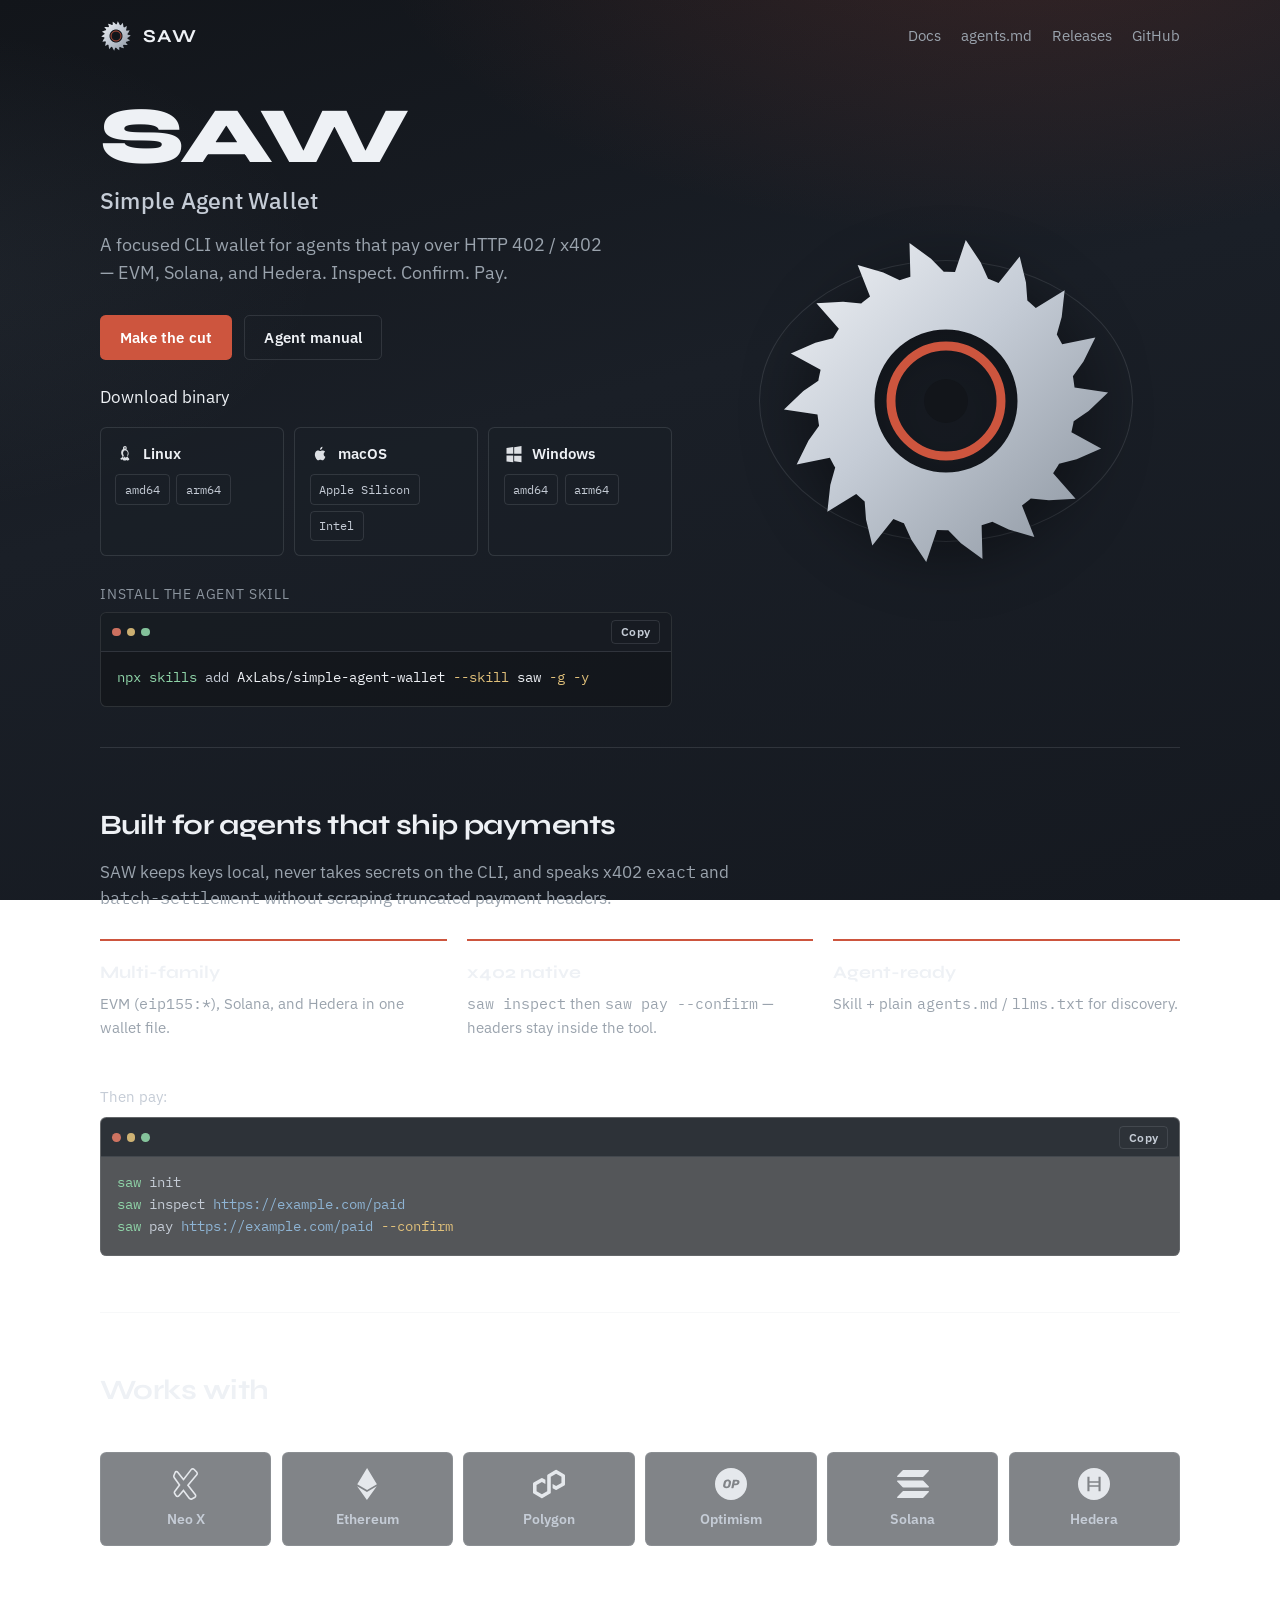
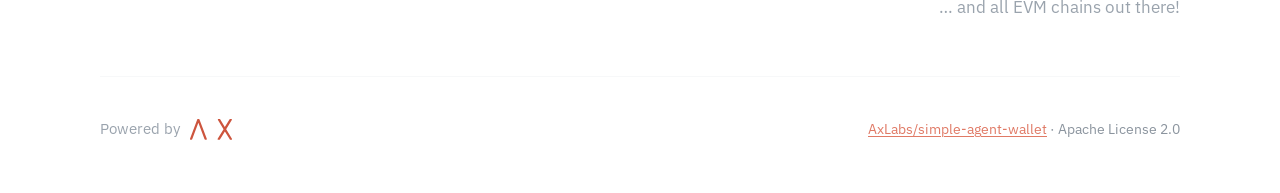
<file: docs/index.html>
<!DOCTYPE html>
<html lang="en">
  <head>
    <meta charset="utf-8" />
    <meta name="viewport" content="width=device-width, initial-scale=1" />
    <title>SAW — Simple Agent Wallet</title>
    <meta
      name="description"
      content="SAW is a simple multi-family agent wallet CLI for x402 payments across EVM, Solana, and Hedera. Powered by AxLabs."
    />
    <link rel="icon" href="assets/saw-mark.svg" type="image/svg+xml" />
    <link rel="preconnect" href="https://fonts.googleapis.com" />
    <link rel="preconnect" href="https://fonts.gstatic.com" crossorigin />
    <link
      href="https://fonts.googleapis.com/css2?family=IBM+Plex+Mono:wght@400;500&family=IBM+Plex+Sans:wght@400;500;600&family=Syne:wght@600;700;800&display=swap"
      rel="stylesheet"
    />
    <link rel="stylesheet" href="assets/site.css" />
    <link rel="alternate" type="text/plain" title="Agent docs" href="llms.txt" />
    <link rel="alternate" type="text/markdown" title="agents.md" href="agents.md" />
  </head>
  <body>
    <div class="wrap">
      <header class="top">
        <a class="brand" href="./">
          <img src="assets/saw-mark.svg" alt="" width="32" height="32" />
          <span>SAW</span>
        </a>
        <nav class="nav" aria-label="Primary">
          <a href="docs/">Docs</a>
          <a href="agents.md">agents.md</a>
          <a href="https://github.com/AxLabs/simple-agent-wallet/releases/latest">Releases</a>
          <a href="https://github.com/AxLabs/simple-agent-wallet">GitHub</a>
        </nav>
      </header>

      <main class="hero">
        <div class="hero-grid">
          <div class="hero-copy">
            <h1>SAW</h1>
            <p class="sub">Simple Agent Wallet</p>
            <p class="lede">
              A focused CLI wallet for agents that pay over HTTP 402 / x402 —
              EVM, Solana, and Hedera. Inspect. Confirm. Pay.
            </p>
            <div class="cta-row">
              <a class="btn btn-primary" href="#download">Make the cut</a>
              <a class="btn btn-ghost" href="agents.md">Agent manual</a>
            </div>
            <div class="hero-downloads" id="download">
              <p class="cmd-label">Download binary</p>
              <div class="dl-grid" data-release-downloads>
                <div class="dl-os">
                  <div class="dl-os-head">
                    <img src="assets/os-linux.svg" alt="" width="22" height="22" />
                    <span>Linux</span>
                  </div>
                  <div class="dl-arch">
                    <a data-asset="linux_amd64" href="https://github.com/AxLabs/simple-agent-wallet/releases/latest">amd64</a>
                    <a data-asset="linux_arm64" href="https://github.com/AxLabs/simple-agent-wallet/releases/latest">arm64</a>
                  </div>
                </div>
                <div class="dl-os">
                  <div class="dl-os-head">
                    <img src="assets/os-apple.svg" alt="" width="22" height="22" />
                    <span>macOS</span>
                  </div>
                  <div class="dl-arch">
                    <a data-asset="darwin_arm64" href="https://github.com/AxLabs/simple-agent-wallet/releases/latest">Apple Silicon</a>
                    <a data-asset="darwin_amd64" href="https://github.com/AxLabs/simple-agent-wallet/releases/latest">Intel</a>
                  </div>
                </div>
                <div class="dl-os">
                  <div class="dl-os-head">
                    <img src="assets/os-windows.svg" alt="" width="22" height="22" />
                    <span>Windows</span>
                  </div>
                  <div class="dl-arch">
                    <a data-asset="windows_amd64" href="https://github.com/AxLabs/simple-agent-wallet/releases/latest">amd64</a>
                    <a data-asset="windows_arm64" href="https://github.com/AxLabs/simple-agent-wallet/releases/latest">arm64</a>
                  </div>
                </div>
              </div>
            </div>
            <div class="hero-install">
              <p class="cmd-label">Install the agent skill</p>
              <div class="term">
                <div class="term-bar">
                  <span class="term-dots" aria-hidden="true"><i></i><i></i><i></i></span>
                  <button type="button" class="term-copy" aria-label="Copy command">Copy</button>
                </div>
                <pre><code><span class="tok-cmd">npx</span> <span class="tok-cmd">skills</span> add <span class="tok-arg">AxLabs/simple-agent-wallet</span> <span class="tok-flag">--skill</span> <span class="tok-arg">saw</span> <span class="tok-flag">-g</span> <span class="tok-flag">-y</span></code></pre>
              </div>
            </div>
          </div>
          <div class="hero-visual" aria-hidden="true">
            <div class="blade-ring"></div>
            <img class="blade" src="assets/saw-mark.svg" alt="" />
          </div>
        </div>
      </main>

      <section class="section">
        <h2>Built for agents that ship payments</h2>
        <p>
          SAW keeps keys local, never takes secrets on the CLI, and speaks
          x402 <code>exact</code> and <code>batch-settlement</code> without
          scraping truncated payment headers.
        </p>
        <div class="features">
          <div class="feature">
            <h3>Multi-family</h3>
            <p>EVM (<code>eip155:*</code>), Solana, and Hedera in one wallet file.</p>
          </div>
          <div class="feature">
            <h3>x402 native</h3>
            <p><code>saw inspect</code> then <code>saw pay --confirm</code> — headers stay inside the tool.</p>
          </div>
          <div class="feature">
            <h3>Agent-ready</h3>
            <p>Skill + plain <code>agents.md</code> / <code>llms.txt</code> for discovery.</p>
          </div>
        </div>
        <p class="cmd-label">Then pay:</p>
        <div class="term">
          <div class="term-bar">
            <span class="term-dots" aria-hidden="true"><i></i><i></i><i></i></span>
            <button type="button" class="term-copy" aria-label="Copy command">Copy</button>
          </div>
          <pre><code><span class="tok-cmd">saw</span> init
<span class="tok-cmd">saw</span> inspect <span class="tok-str">https://example.com/paid</span>
<span class="tok-cmd">saw</span> pay <span class="tok-str">https://example.com/paid</span> <span class="tok-flag">--confirm</span></code></pre>
        </div>
      </section>

      <section class="section works" aria-labelledby="works-heading">
        <h2 id="works-heading">Works with</h2>
        <div class="works-block">
          <div class="works-grid">
            <a class="works-item" href="https://x.neo.org/" rel="noopener">
              <img src="assets/chain-neox.svg" alt="" width="32" height="32" />
              <span>Neo X</span>
            </a>
            <a class="works-item" href="https://ethereum.org/" rel="noopener">
              <img src="assets/chain-ethereum.svg" alt="" width="32" height="32" />
              <span>Ethereum</span>
            </a>
            <a class="works-item" href="https://polygon.technology/" rel="noopener">
              <img src="assets/chain-polygon.svg" alt="" width="32" height="32" />
              <span>Polygon</span>
            </a>
            <a class="works-item" href="https://www.optimism.io/" rel="noopener">
              <img src="assets/chain-optimism.svg" alt="" width="32" height="32" />
              <span>Optimism</span>
            </a>
            <a class="works-item" href="https://solana.com/" rel="noopener">
              <img src="assets/chain-solana.svg" alt="" width="32" height="32" />
              <span>Solana</span>
            </a>
            <a class="works-item" href="https://hedera.com/" rel="noopener">
              <img src="assets/chain-hedera.svg" alt="" width="32" height="32" />
              <span>Hedera</span>
            </a>
          </div>
          <p class="works-more">… and all EVM chains out there!</p>
        </div>
      </section>

      <footer class="foot">
        <div class="powered">
          <a class="powered-by" href="https://axlabs.com" rel="noopener">
            <span>Powered by</span>
            <img src="assets/axlabs-logo.svg" alt="AxLabs" />
          </a>
          <p class="foot-meta">
            <a href="https://github.com/AxLabs/simple-agent-wallet">AxLabs/simple-agent-wallet</a>
            · Apache License 2.0
          </p>
        </div>
      </footer>
    </div>
    <script>
      (function () {
        var root = document.querySelector("[data-release-downloads]");
        if (!root) return;
        fetch("https://api.github.com/repos/AxLabs/simple-agent-wallet/releases/latest")
          .then(function (r) {
            if (!r.ok) throw new Error("release fetch failed");
            return r.json();
          })
          .then(function (rel) {
            var assets = rel.assets || [];
            root.querySelectorAll("a[data-asset]").forEach(function (a) {
              var key = a.getAttribute("data-asset");
              var hit = assets.find(function (x) {
                return x.name && x.name.indexOf("saw_") === 0 && x.name.indexOf("_" + key + ".") !== -1;
              });
              if (hit && hit.browser_download_url) {
                a.href = hit.browser_download_url;
                a.setAttribute("download", "");
              }
            });
          })
          .catch(function () {});
      })();

      (function () {
        function fallbackCopy(text, done) {
          var ta = document.createElement("textarea");
          ta.value = text;
          ta.setAttribute("readonly", "");
          ta.style.position = "fixed";
          ta.style.left = "-9999px";
          document.body.appendChild(ta);
          ta.select();
          try {
            document.execCommand("copy");
            done();
          } catch (e) {}
          document.body.removeChild(ta);
        }

        document.querySelectorAll(".term").forEach(function (box) {
          var btn = box.querySelector(".term-copy");
          var code = box.querySelector("pre code");
          if (!btn || !code) return;
          btn.addEventListener("click", function () {
            var text = code.textContent.replace(/\n$/, "");
            var done = function () {
              btn.textContent = "Copied";
              setTimeout(function () {
                btn.textContent = "Copy";
              }, 1600);
            };
            if (navigator.clipboard && navigator.clipboard.writeText) {
              navigator.clipboard.writeText(text).then(done).catch(function () {
                fallbackCopy(text, done);
              });
            } else {
              fallbackCopy(text, done);
            }
          });
        });
      })();
    </script>
  </body>
</html>
</file>
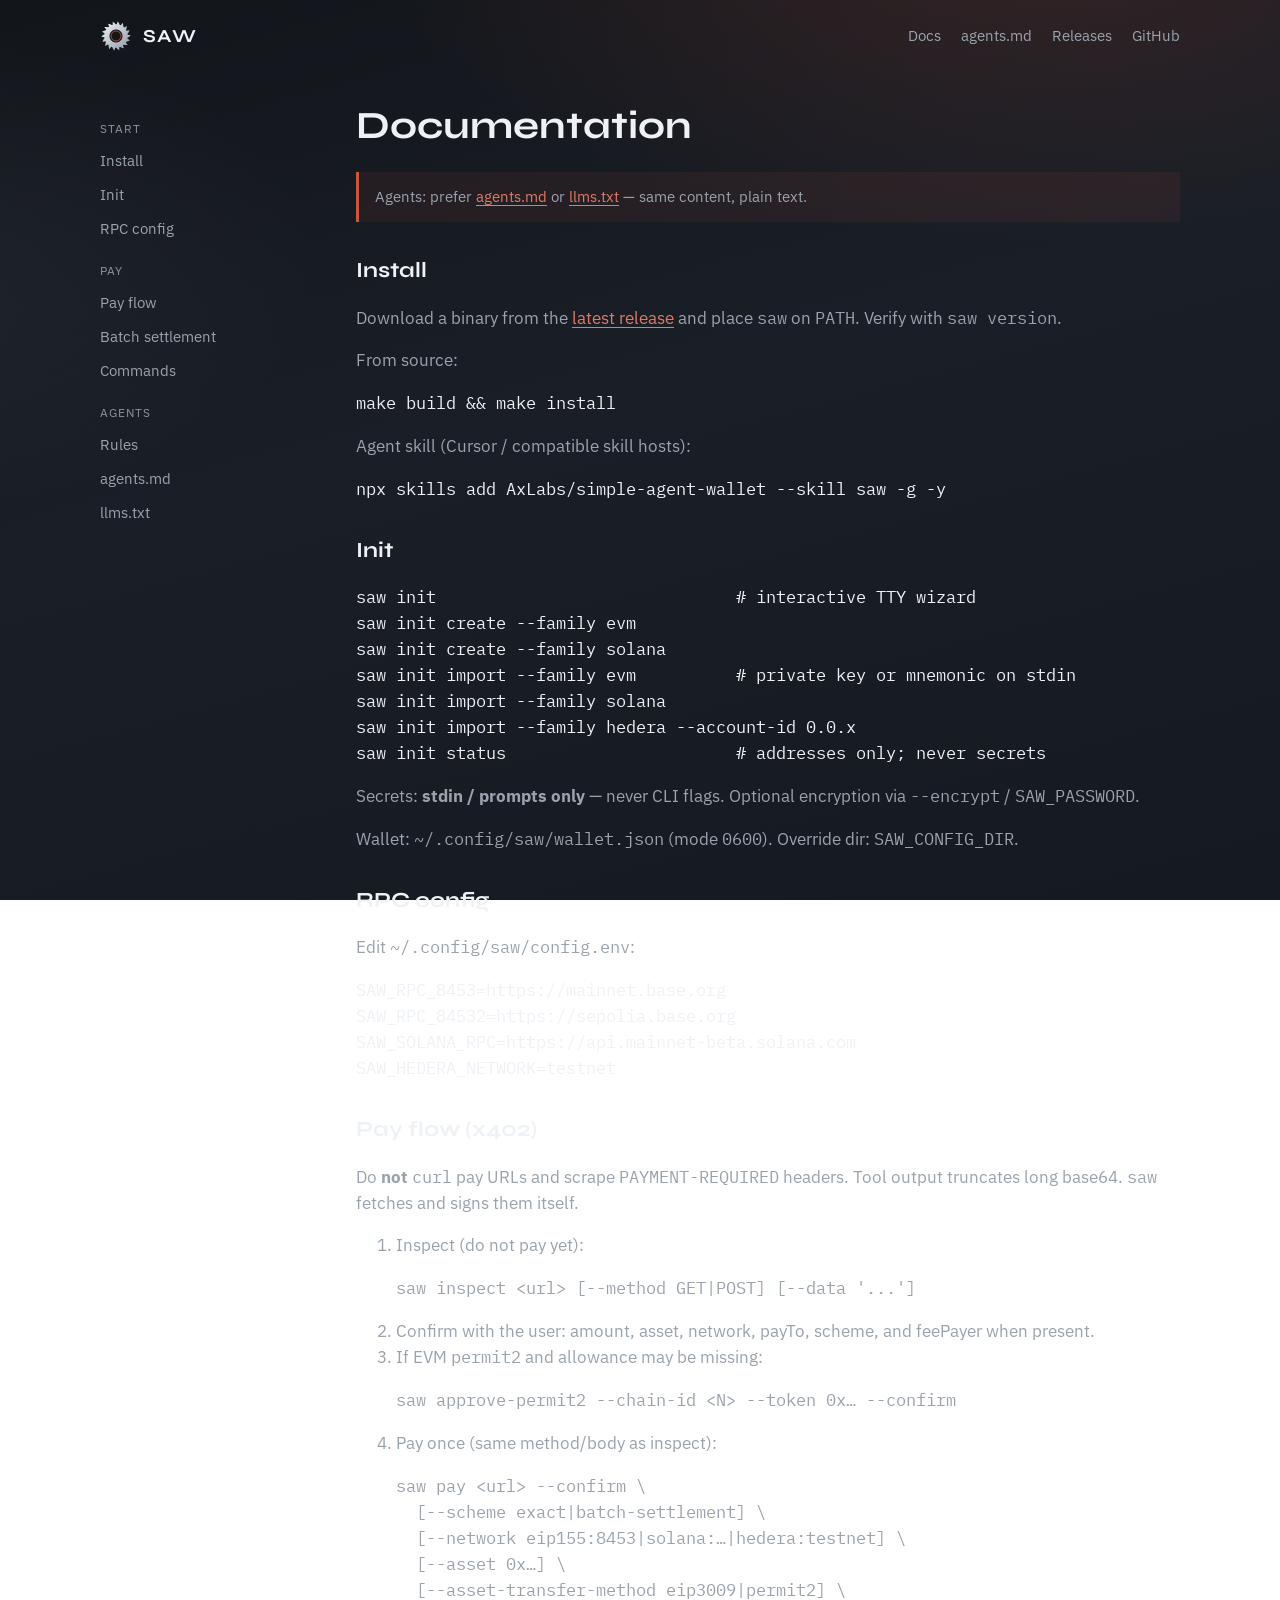
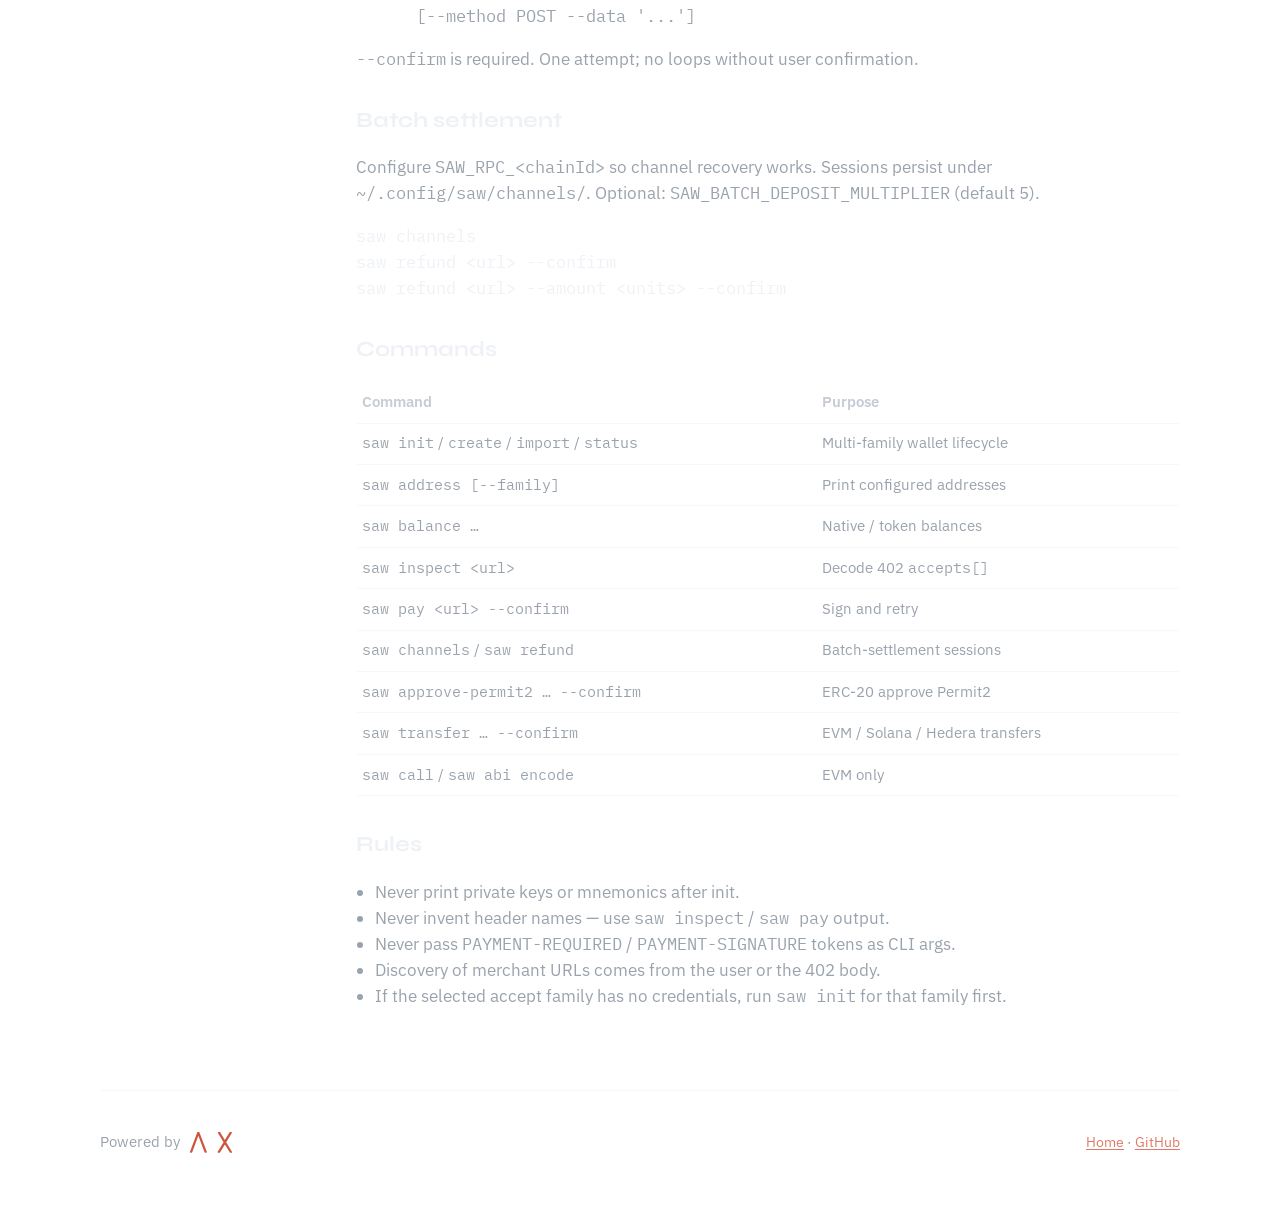
<file: docs/docs/index.html>
<!DOCTYPE html>
<html lang="en">
  <head>
    <meta charset="utf-8" />
    <meta name="viewport" content="width=device-width, initial-scale=1" />
    <title>Docs — SAW</title>
    <meta name="description" content="Documentation for SAW — Simple Agent Wallet." />
    <link rel="icon" href="../assets/saw-mark.svg" type="image/svg+xml" />
    <link rel="preconnect" href="https://fonts.googleapis.com" />
    <link rel="preconnect" href="https://fonts.gstatic.com" crossorigin />
    <link
      href="https://fonts.googleapis.com/css2?family=IBM+Plex+Mono:wght@400;500&family=IBM+Plex+Sans:wght@400;500;600&family=Syne:wght@600;700;800&display=swap"
      rel="stylesheet"
    />
    <link rel="stylesheet" href="../assets/site.css" />
  </head>
  <body>
    <div class="wrap">
      <header class="top">
        <a class="brand" href="../">
          <img src="../assets/saw-mark.svg" alt="" width="32" height="32" />
          <span>SAW</span>
        </a>
        <nav class="nav" aria-label="Primary">
          <a href="./" aria-current="page">Docs</a>
          <a href="../agents.md">agents.md</a>
          <a href="https://github.com/AxLabs/simple-agent-wallet/releases/latest">Releases</a>
          <a href="https://github.com/AxLabs/simple-agent-wallet">GitHub</a>
        </nav>
      </header>

      <div class="docs-shell">
        <nav class="docs-nav" aria-label="Docs">
          <div class="group">Start</div>
          <a href="#install">Install</a>
          <a href="#init">Init</a>
          <a href="#rpc">RPC config</a>
          <div class="group">Pay</div>
          <a href="#pay">Pay flow</a>
          <a href="#batch">Batch settlement</a>
          <a href="#commands">Commands</a>
          <div class="group">Agents</div>
          <a href="#rules">Rules</a>
          <a href="../agents.md">agents.md</a>
          <a href="../llms.txt">llms.txt</a>
        </nav>

        <article class="docs-body">
          <h1>Documentation</h1>
          <p class="agent-note">
            Agents: prefer <a href="../agents.md">agents.md</a> or
            <a href="../llms.txt">llms.txt</a> — same content, plain text.
          </p>

          <h2 id="install">Install</h2>
          <p>
            Download a binary from the
            <a href="https://github.com/AxLabs/simple-agent-wallet/releases/latest">latest release</a>
            and place <code>saw</code> on <code>PATH</code>. Verify with
            <code>saw version</code>.
          </p>
          <p>From source:</p>
          <pre><code>make build &amp;&amp; make install</code></pre>
          <p>Agent skill (Cursor / compatible skill hosts):</p>
          <pre><code>npx skills add AxLabs/simple-agent-wallet --skill saw -g -y</code></pre>

          <h2 id="init">Init</h2>
          <pre><code>saw init                              # interactive TTY wizard
saw init create --family evm
saw init create --family solana
saw init import --family evm          # private key or mnemonic on stdin
saw init import --family solana
saw init import --family hedera --account-id 0.0.x
saw init status                       # addresses only; never secrets</code></pre>
          <p>
            Secrets: <strong>stdin / prompts only</strong> — never CLI flags.
            Optional encryption via <code>--encrypt</code> /
            <code>SAW_PASSWORD</code>.
          </p>
          <p>
            Wallet: <code>~/.config/saw/wallet.json</code> (mode
            <code>0600</code>). Override dir: <code>SAW_CONFIG_DIR</code>.
          </p>

          <h2 id="rpc">RPC config</h2>
          <p>Edit <code>~/.config/saw/config.env</code>:</p>
          <pre><code>SAW_RPC_8453=https://mainnet.base.org
SAW_RPC_84532=https://sepolia.base.org
SAW_SOLANA_RPC=https://api.mainnet-beta.solana.com
SAW_HEDERA_NETWORK=testnet</code></pre>

          <h2 id="pay">Pay flow (x402)</h2>
          <p>
            Do <strong>not</strong> <code>curl</code> pay URLs and scrape
            <code>PAYMENT-REQUIRED</code> headers. Tool output truncates long
            base64. <code>saw</code> fetches and signs them itself.
          </p>
          <ol>
            <li>
              Inspect (do not pay yet):
              <pre><code>saw inspect &lt;url&gt; [--method GET|POST] [--data '...']</code></pre>
            </li>
            <li>
              Confirm with the user: amount, asset, network, payTo, scheme, and
              feePayer when present.
            </li>
            <li>
              If EVM <code>permit2</code> and allowance may be missing:
              <pre><code>saw approve-permit2 --chain-id &lt;N&gt; --token 0x… --confirm</code></pre>
            </li>
            <li>
              Pay once (same method/body as inspect):
              <pre><code>saw pay &lt;url&gt; --confirm \
  [--scheme exact|batch-settlement] \
  [--network eip155:8453|solana:…|hedera:testnet] \
  [--asset 0x…] \
  [--asset-transfer-method eip3009|permit2] \
  [--method POST --data '...']</code></pre>
            </li>
          </ol>
          <p><code>--confirm</code> is required. One attempt; no loops without user confirmation.</p>

          <h2 id="batch">Batch settlement</h2>
          <p>
            Configure <code>SAW_RPC_&lt;chainId&gt;</code> so channel recovery
            works. Sessions persist under <code>~/.config/saw/channels/</code>.
            Optional: <code>SAW_BATCH_DEPOSIT_MULTIPLIER</code> (default 5).
          </p>
          <pre><code>saw channels
saw refund &lt;url&gt; --confirm
saw refund &lt;url&gt; --amount &lt;units&gt; --confirm</code></pre>

          <h2 id="commands">Commands</h2>
          <table>
            <thead>
              <tr>
                <th>Command</th>
                <th>Purpose</th>
              </tr>
            </thead>
            <tbody>
              <tr>
                <td><code>saw init</code> / <code>create</code> / <code>import</code> / <code>status</code></td>
                <td>Multi-family wallet lifecycle</td>
              </tr>
              <tr>
                <td><code>saw address [--family]</code></td>
                <td>Print configured addresses</td>
              </tr>
              <tr>
                <td><code>saw balance …</code></td>
                <td>Native / token balances</td>
              </tr>
              <tr>
                <td><code>saw inspect &lt;url&gt;</code></td>
                <td>Decode 402 <code>accepts[]</code></td>
              </tr>
              <tr>
                <td><code>saw pay &lt;url&gt; --confirm</code></td>
                <td>Sign and retry</td>
              </tr>
              <tr>
                <td><code>saw channels</code> / <code>saw refund</code></td>
                <td>Batch-settlement sessions</td>
              </tr>
              <tr>
                <td><code>saw approve-permit2 … --confirm</code></td>
                <td>ERC-20 approve Permit2</td>
              </tr>
              <tr>
                <td><code>saw transfer … --confirm</code></td>
                <td>EVM / Solana / Hedera transfers</td>
              </tr>
              <tr>
                <td><code>saw call</code> / <code>saw abi encode</code></td>
                <td>EVM only</td>
              </tr>
            </tbody>
          </table>

          <h2 id="rules">Rules</h2>
          <ul>
            <li>Never print private keys or mnemonics after init.</li>
            <li>Never invent header names — use <code>saw inspect</code> / <code>saw pay</code> output.</li>
            <li>Never pass <code>PAYMENT-REQUIRED</code> / <code>PAYMENT-SIGNATURE</code> tokens as CLI args.</li>
            <li>Discovery of merchant URLs comes from the user or the 402 body.</li>
            <li>If the selected accept family has no credentials, run <code>saw init</code> for that family first.</li>
          </ul>
        </article>
      </div>

      <footer class="foot">
        <div class="powered">
          <a class="powered-by" href="https://axlabs.com" rel="noopener">
            <span>Powered by</span>
            <img src="../assets/axlabs-logo.svg" alt="AxLabs" />
          </a>
          <p class="foot-meta">
            <a href="../">Home</a> ·
            <a href="https://github.com/AxLabs/simple-agent-wallet">GitHub</a>
          </p>
        </div>
      </footer>
    </div>
  </body>
</html>
</file>
<file: docs/assets/site.css>
:root {
  --bg0: #12151a;
  --bg1: #1a1f27;
  --bg2: #242b35;
  --steel: #c5ccd6;
  --steel-dim: #8b949e;
  --ink: #eef1f5;
  --muted: #9aa3ad;
  --accent: #cd553e;
  --accent-soft: #e07a66;
  --line: rgba(197, 204, 214, 0.14);
  --font-display: "Syne", "Segoe UI", sans-serif;
  --font-body: "IBM Plex Sans", "Segoe UI", sans-serif;
  --font-mono: "IBM Plex Mono", ui-monospace, monospace;
}

*,
*::before,
*::after {
  box-sizing: border-box;
}

html {
  scroll-behavior: smooth;
}

body {
  margin: 0;
  min-height: 100vh;
  color: var(--ink);
  font-family: var(--font-body);
  font-size: 1.05rem;
  line-height: 1.55;
  background:
    radial-gradient(1200px 600px at 80% -10%, rgba(205, 85, 62, 0.18), transparent 55%),
    radial-gradient(900px 500px at -10% 30%, rgba(140, 160, 180, 0.08), transparent 50%),
    linear-gradient(165deg, var(--bg0), var(--bg1) 45%, #151920);
  background-attachment: fixed;
}

a {
  color: var(--accent-soft);
  text-decoration-thickness: 1px;
  text-underline-offset: 0.18em;
}

a:hover {
  color: #f0a090;
}

.wrap {
  width: min(1080px, calc(100% - 2.5rem));
  margin-inline: auto;
}

/* —— Nav —— */
.top {
  display: flex;
  align-items: center;
  justify-content: space-between;
  gap: 1rem;
  padding: 1.25rem 0;
}

.brand {
  display: inline-flex;
  align-items: center;
  gap: 0.7rem;
  color: var(--ink);
  text-decoration: none;
  font-family: var(--font-display);
  font-weight: 700;
  letter-spacing: 0.04em;
}

.brand img {
  width: 2rem;
  height: 2rem;
}

.brand span {
  font-size: 1.15rem;
}

.nav {
  display: flex;
  gap: 1.25rem;
  font-size: 0.95rem;
}

.nav a {
  color: var(--muted);
  text-decoration: none;
}

.nav a:hover {
  color: var(--ink);
}

/* —— Hero —— */
.hero {
  position: relative;
  display: grid;
  align-items: center;
  padding: 1.5rem 0 2.5rem;
  overflow: visible;
}

.hero-grid {
  display: grid;
  grid-template-columns: 1.1fr 0.9fr;
  gap: 2.5rem;
  align-items: center;
}

.hero-copy {
  position: relative;
  z-index: 1;
}

.hero h1 {
  margin: 0;
  font-family: var(--font-display);
  font-size: clamp(2.8rem, 7vw, 5rem);
  font-weight: 800;
  letter-spacing: -0.03em;
  line-height: 1;
}

.hero .sub {
  margin: 0.55rem 0 0.85rem;
  font-family: var(--font-body);
  font-size: clamp(1.15rem, 2.4vw, 1.45rem);
  font-weight: 500;
  letter-spacing: 0.01em;
  line-height: 1.35;
  color: var(--steel);
}

.btn {
  display: inline-flex;
  align-items: center;
  justify-content: center;
  gap: 0.45rem;
  padding: 0.75rem 1.2rem;
  border-radius: 0.35rem;
  font-family: var(--font-body);
  font-weight: 600;
  font-size: 0.95rem;
  letter-spacing: 0.01em;
  line-height: 1.3;
  text-decoration: none;
  border: 1px solid transparent;
  transition: transform 0.2s ease, background 0.2s ease, border-color 0.2s ease;
}

.lede {
  margin: 0 0 1.75rem;
  max-width: 32rem;
  color: var(--muted);
  font-size: 1.15rem;
}

.cta-row {
  display: flex;
  flex-wrap: wrap;
  gap: 0.75rem;
}

.hero-downloads {
  margin-top: 1.5rem;
  max-width: 36rem;
  animation: rise 0.7s ease both;
  animation-delay: 0.2s;
}

.dl-grid {
  display: grid;
  grid-template-columns: repeat(3, minmax(0, 1fr));
  gap: 0.65rem;
}

.dl-os {
  display: flex;
  flex-direction: column;
  gap: 0.55rem;
  padding: 0.85rem 0.9rem;
  border: 1px solid var(--line);
  border-radius: 0.4rem;
  background: rgba(26, 31, 39, 0.55);
}

.dl-os-head {
  display: inline-flex;
  align-items: center;
  gap: 0.5rem;
  color: var(--ink);
  font-weight: 600;
  font-size: 0.95rem;
}

.dl-os-head img {
  width: 1.25rem;
  height: 1.25rem;
  opacity: 0.92;
}

.dl-arch {
  display: flex;
  flex-wrap: wrap;
  gap: 0.4rem;
}

.dl-arch a {
  display: inline-flex;
  align-items: center;
  padding: 0.28rem 0.55rem;
  border-radius: 0.25rem;
  border: 1px solid var(--line);
  color: var(--steel);
  font-size: 0.78rem;
  font-family: var(--font-mono);
  text-decoration: none;
  transition: border-color 0.15s ease, color 0.15s ease, background 0.15s ease;
}

.dl-arch a:hover {
  color: var(--ink);
  border-color: var(--steel-dim);
  background: rgba(205, 85, 62, 0.12);
}

.hero-install {
  margin-top: 1.75rem;
  max-width: 36rem;
  animation: rise 0.7s ease both;
  animation-delay: 0.22s;
}

.hero-install .cmd-label {
  margin: 0 0 0.45rem;
  color: var(--steel-dim);
  font-size: 0.85rem;
  text-transform: uppercase;
  letter-spacing: 0.06em;
}

.hero-install pre {
  margin: 0;
}

.term {
  position: relative;
  overflow: hidden;
  border: 1px solid var(--line);
  border-radius: 0.4rem;
  background: rgba(18, 21, 26, 0.72);
}

.term-bar {
  display: flex;
  align-items: center;
  justify-content: space-between;
  gap: 0.75rem;
  padding: 0.45rem 0.7rem;
  border-bottom: 1px solid var(--line);
  background: rgba(26, 31, 39, 0.65);
}

.term-dots {
  display: flex;
  gap: 0.35rem;
}

.term-dots i {
  display: block;
  width: 0.55rem;
  height: 0.55rem;
  border-radius: 50%;
  opacity: 0.9;
}

.term-dots i:nth-child(1) {
  background: #e07a66;
}

.term-dots i:nth-child(2) {
  background: #e0c07a;
}

.term-dots i:nth-child(3) {
  background: #8fd4a8;
}

.term-copy {
  appearance: none;
  margin: 0;
  padding: 0.2rem 0.55rem;
  border: 1px solid var(--line);
  border-radius: 0.25rem;
  background: transparent;
  color: var(--steel);
  font-family: var(--font-body);
  font-size: 0.75rem;
  font-weight: 600;
  letter-spacing: 0.02em;
  cursor: pointer;
}

.term-copy:hover {
  color: var(--ink);
  border-color: var(--steel-dim);
  background: rgba(205, 85, 62, 0.12);
}

.term pre {
  margin: 0;
  padding: 0.95rem 1rem 1.05rem;
  overflow-x: auto;
  color: var(--steel);
  font-size: 0.88rem;
  line-height: 1.55;
}

.term pre code {
  font-size: inherit;
}

.tok-cmd {
  color: #8fd4a8;
}

.tok-flag {
  color: #e0c07a;
}

.tok-str {
  color: #8eb4d4;
}

.tok-arg {
  color: var(--ink);
}

.btn:hover {
  transform: translateY(-1px);
}

.btn-primary {
  background: var(--accent);
  color: #fff;
}

.btn-primary:hover {
  background: #b84834;
  color: #fff;
}

.btn-ghost {
  background: transparent;
  color: var(--ink);
  border-color: var(--line);
}

.btn-ghost:hover {
  border-color: var(--steel-dim);
  color: var(--ink);
}

.hero-visual {
  position: relative;
  display: grid;
  place-items: center;
  min-height: 22rem;
}

.blade {
  width: min(22rem, 70vw);
  height: auto;
  filter: drop-shadow(0 12px 28px rgba(0, 0, 0, 0.4));
  animation: spin 64s linear infinite;
}

.blade-ring {
  position: absolute;
  inset: 10%;
  border: 1px solid var(--line);
  border-radius: 50%;
  animation: pulse 5s ease-in-out infinite;
  pointer-events: none;
}

@keyframes spin {
  to {
    transform: rotate(360deg);
  }
}

@keyframes pulse {
  0%,
  100% {
    opacity: 0.35;
    transform: scale(1);
  }
  50% {
    opacity: 0.7;
    transform: scale(1.03);
  }
}

@keyframes rise {
  from {
    opacity: 0;
    transform: translateY(12px);
  }
  to {
    opacity: 1;
    transform: translateY(0);
  }
}

.hero-copy > * {
  animation: rise 0.7s ease both;
}

.hero-copy > *:nth-child(2) {
  animation-delay: 0.08s;
}

.hero-copy > *:nth-child(3) {
  animation-delay: 0.16s;
}

/* —— Sections —— */
.section {
  padding: 3.5rem 0;
  border-top: 1px solid var(--line);
}

.section h2 {
  margin: 0 0 0.75rem;
  font-family: var(--font-display);
  font-size: 1.75rem;
  letter-spacing: -0.02em;
}

.section p {
  margin: 0 0 1rem;
  color: var(--muted);
  max-width: 40rem;
}

.features {
  display: grid;
  grid-template-columns: repeat(3, 1fr);
  gap: 1.25rem;
  margin-top: 1.75rem;
}

.feature {
  padding: 1.1rem 0;
  border-top: 2px solid var(--accent);
}

.feature h3 {
  margin: 0 0 0.4rem;
  font-family: var(--font-display);
  font-size: 1.1rem;
}

.feature p {
  margin: 0;
  font-size: 0.95rem;
}

pre,
code {
  font-family: var(--font-mono);
}

.section .cmd-label {
  margin: 1.75rem 0 0;
  color: var(--steel);
  font-size: 0.95rem;
}

.section .cmd-label + .term,
.section .cmd-label + pre {
  margin-top: 0.55rem;
}

.works-grid {
  display: grid;
  grid-template-columns: repeat(6, minmax(0, 1fr));
  gap: 0.65rem;
  margin-top: 1.75rem;
}

.works-item {
  display: flex;
  flex-direction: column;
  align-items: center;
  gap: 0.55rem;
  padding: 0.95rem 0.6rem;
  border: 1px solid var(--line);
  border-radius: 0.4rem;
  background: rgba(26, 31, 39, 0.55);
  color: var(--steel);
  font-weight: 600;
  font-size: 0.85rem;
  text-decoration: none;
  transition: border-color 0.15s ease, color 0.15s ease, background 0.15s ease;
}

.works-item:hover {
  color: var(--ink);
  border-color: var(--steel-dim);
  background: rgba(205, 85, 62, 0.12);
}

.works-item img {
  width: 2rem;
  height: 2rem;
  object-fit: contain;
  opacity: 0.92;
}

.works-block {
  display: flex;
  flex-direction: column;
  align-items: stretch;
}

.section.works .works-more {
  margin: 3rem 0 0;
  max-width: none;
  align-self: flex-end;
  color: var(--muted);
  font-size: 1.05rem;
  text-align: right;
}


/* —— Docs layout —— */
.docs-shell {
  display: grid;
  grid-template-columns: 14rem 1fr;
  gap: 2rem;
  padding: 1.5rem 0 4rem;
}

.docs-nav {
  position: sticky;
  top: 1rem;
  align-self: start;
  padding: 0.5rem 0;
  font-size: 0.92rem;
}

.docs-nav a {
  display: block;
  padding: 0.35rem 0;
  color: var(--muted);
  text-decoration: none;
}

.docs-nav a:hover,
.docs-nav a[aria-current="page"] {
  color: var(--ink);
}

.docs-nav .group {
  margin: 1rem 0 0.35rem;
  color: var(--steel-dim);
  font-size: 0.75rem;
  text-transform: uppercase;
  letter-spacing: 0.08em;
}

.docs-body h1 {
  margin: 0 0 0.75rem;
  font-family: var(--font-display);
  font-size: clamp(1.8rem, 4vw, 2.4rem);
}

.docs-body h2 {
  margin: 2rem 0 0.6rem;
  font-family: var(--font-display);
  font-size: 1.35rem;
}

.docs-body h3 {
  margin: 1.4rem 0 0.4rem;
  font-family: var(--font-display);
  font-size: 1.05rem;
}

.docs-body p,
.docs-body li {
  color: var(--muted);
}

.docs-body ul {
  padding-left: 1.2rem;
}

.docs-body table {
  width: 100%;
  border-collapse: collapse;
  margin: 1rem 0;
  font-size: 0.92rem;
}

.docs-body th,
.docs-body td {
  border-bottom: 1px solid var(--line);
  padding: 0.55rem 0.4rem;
  text-align: left;
  vertical-align: top;
}

.docs-body th {
  color: var(--steel);
  font-weight: 600;
}

.docs-body td {
  color: var(--muted);
}

.agent-note {
  margin: 1rem 0 1.5rem;
  padding: 0.85rem 1rem;
  border-left: 3px solid var(--accent);
  background: rgba(205, 85, 62, 0.08);
  color: var(--steel);
  font-size: 0.95rem;
}

/* —— Footer —— */
.foot {
  border-top: 1px solid var(--line);
  padding: 1.75rem 0 2.5rem;
}

.powered {
  display: flex;
  flex-wrap: wrap;
  align-items: center;
  justify-content: space-between;
  gap: 1rem;
}

.powered-by {
  display: inline-flex;
  align-items: center;
  gap: 0.65rem;
  color: var(--muted);
  text-decoration: none;
  font-size: 0.92rem;
}

.powered-by:hover {
  color: var(--ink);
}

.powered-by img {
  height: 1.35rem;
  width: auto;
}

.foot-meta {
  color: var(--steel-dim);
  font-size: 0.85rem;
}

@media (max-width: 860px) {
  .hero-grid,
  .features,
  .docs-shell,
  .dl-grid {
    grid-template-columns: 1fr;
  }

  .works-grid {
    grid-template-columns: repeat(3, minmax(0, 1fr));
  }

  .docs-nav {
    position: static;
    display: flex;
    flex-wrap: wrap;
    gap: 0.75rem 1.25rem;
  }

  .docs-nav .group {
    width: 100%;
    margin-top: 0.25rem;
  }

  .hero {
    min-height: auto;
    padding-top: 1rem;
  }

  .hero-visual {
    order: -1;
    min-height: 14rem;
  }

  .blade {
    width: min(16rem, 60vw);
  }
}

@media (max-width: 520px) {
  .works-grid {
    grid-template-columns: repeat(2, minmax(0, 1fr));
  }
}
</file>
